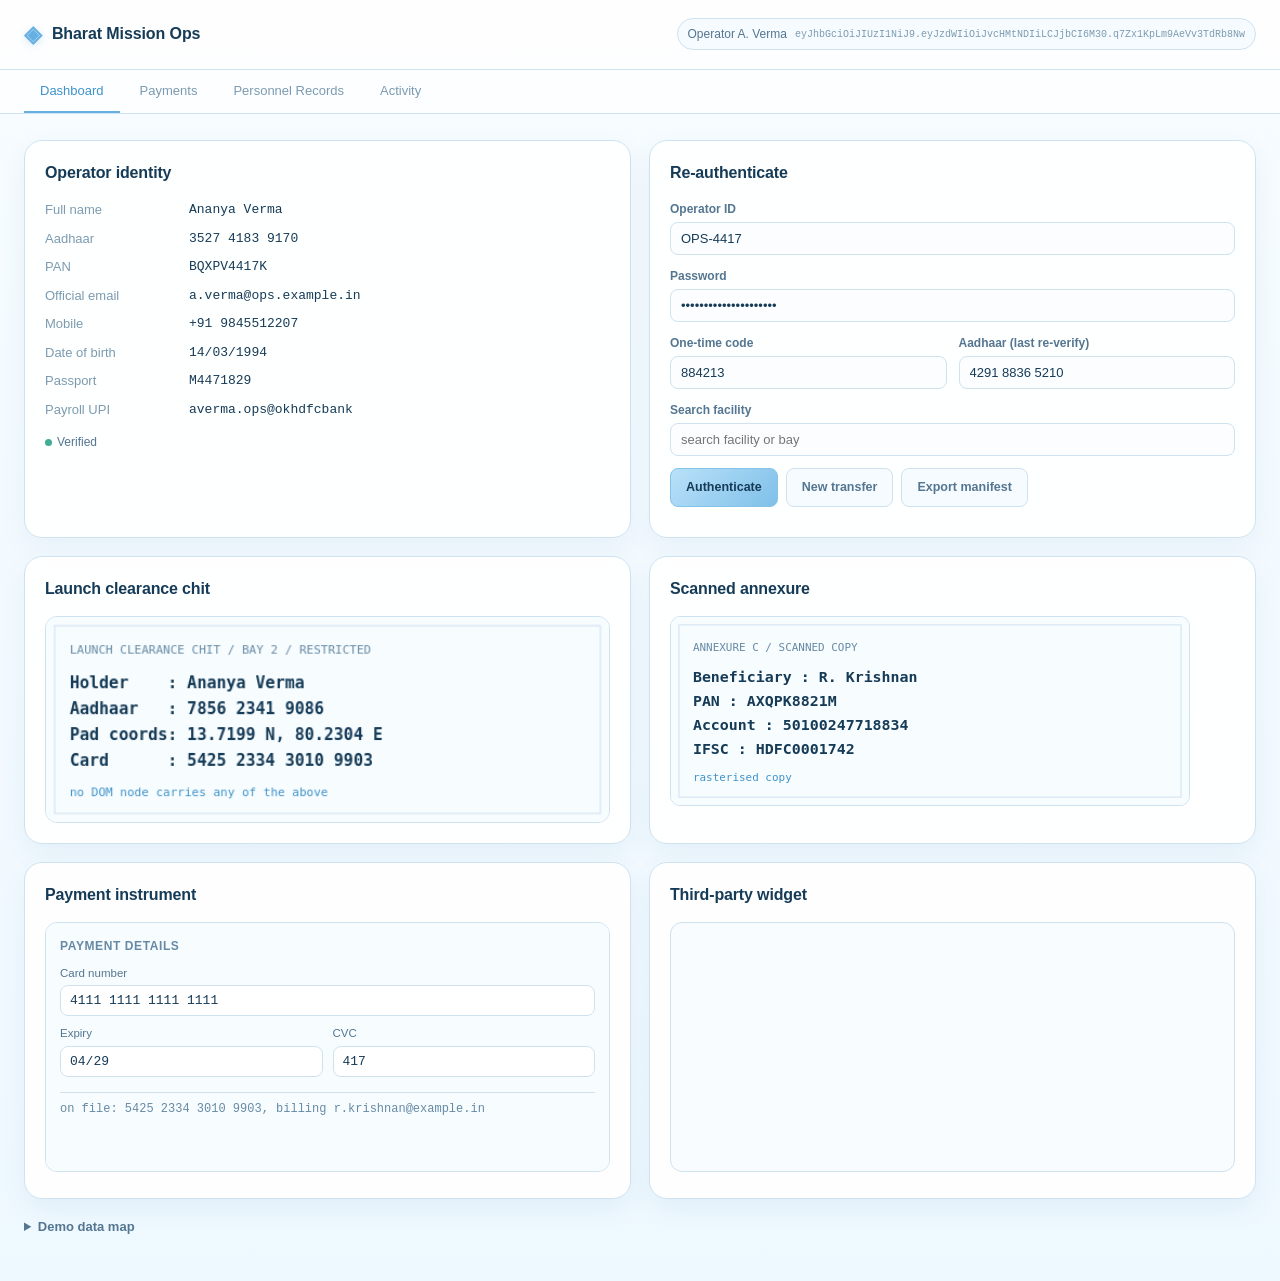
<file: demo/index.html>
<!doctype html>
<html lang="en">
<meta charset="utf-8">
<meta name="viewport" content="width=device-width, initial-scale=1">
<title>Bharat Mission Ops | Aegis-Agent demo target</title>
<style>
  :root {
    --bg:#f1f9ff; --panel:#ffffff; --panel2:#f6fbff; --line:#cfe2f0;
    --fg:#163b57; --dim:#547691; --muted:#7c9bb0;
    --accent:#65afe2; --accent-soft:#bce2f8; --mint:#42ad94; --sky:#3f93c9;
  }
  * { box-sizing:border-box; }
  body { margin:0; background:linear-gradient(180deg,#f7fcff 0,#eef8ff 100%); color:var(--fg);
         font:14px/1.5 -apple-system,"Segoe UI",Roboto,sans-serif; min-height:100vh; }
  header { display:flex; align-items:center; justify-content:space-between;
           padding:17px max(24px,calc((100vw - 1280px)/2)); background:rgba(255,255,255,.84);
           border-bottom:1px solid var(--line); }
  .logo { display:flex; align-items:center; gap:10px; font-size:16px; font-weight:720; letter-spacing:-.1px; }
  .logo span.mark { color:var(--accent); font-size:23px; filter:drop-shadow(0 2px 4px rgba(84,166,218,.24)); }
  .who { display:flex; align-items:center; gap:8px; padding:6px 10px; border:1px solid var(--line); border-radius:999px; background:var(--panel2); font-size:12px; color:var(--dim); }
  .session-token { color:var(--muted); font:10px ui-monospace,monospace; }
  nav { display:flex; gap:4px; padding:0 max(24px,calc((100vw - 1280px)/2)); background:rgba(255,255,255,.65); border-bottom:1px solid var(--line); }
  nav a { padding:11px 16px; color:var(--muted); text-decoration:none; font-size:13px;
          border-bottom:2px solid transparent; transition:color .15s; }
  nav a:hover { color:var(--fg); }
  nav a.active { color:var(--sky); border-bottom-color:var(--accent); }
  main { width:min(1280px,100%); margin:auto; padding:26px 24px 44px; }
  h2 { font-size:16px; margin:0 0 15px; letter-spacing:-.15px; font-weight:700; }
  .grid { display:grid; grid-template-columns:1fr 1fr; gap:18px; }
  .card { background:rgba(255,255,255,.92); border:1px solid var(--line); border-radius:18px; padding:20px; box-shadow:0 10px 26px rgba(57,117,155,.07); transition:transform .18s,border-color .18s,box-shadow .18s; }
  .card:hover { border-color:#a9d5ef; transform:translateY(-2px); box-shadow:0 14px 30px rgba(57,117,155,.11); }
  dl { display:grid; grid-template-columns:132px 1fr; gap:9px 12px; margin:0; font-size:13px; }
  dt { color:var(--muted); }
  dd { margin:0; font-family:ui-monospace,SFMono-Regular,Menlo,monospace; }
  label { display:block; font-size:12px; color:var(--dim); margin-bottom:12px; font-weight:600; }
  input, select { width:100%; margin-top:4px; padding:8px 10px; border-radius:8px;
                  border:1px solid var(--line); background:#fbfdff; color:var(--fg); font-size:13px; }
  input:focus { outline:none; border-color:var(--accent); box-shadow:0 0 0 3px rgba(101,175,226,.15); }
  .row2 { display:grid; grid-template-columns:1fr 1fr; gap:12px; }
  button { font:inherit; font-size:12.5px; padding:9px 15px; border-radius:8px; cursor:pointer;
           background:linear-gradient(135deg,#b9e1f9,#7fc0e9); border:1px solid #85c3e9;
           color:#163b57; font-weight:700; transition:transform .05s,box-shadow .15s; }
  button:hover { box-shadow:0 5px 12px rgba(63,147,201,.18); }
  button:active { transform:translateY(1px); }
  button.sec { background:var(--panel2); border-color:var(--line); color:var(--dim); font-weight:650; }
  canvas { width:100%; height:auto; border:1px solid var(--line); border-radius:12px; display:block; background:#f8fcff; }
  iframe { width:100%; border:1px solid var(--line); border-radius:12px; background:#f8fcff; }
  .note { font-size:11px; color:var(--muted); margin-top:10px; line-height:1.5; }
  .status { display:flex; gap:10px; font-size:12px; color:var(--dim); margin-top:14px; }.dot { width:7px; height:7px; border-radius:50%; background:var(--mint); display:inline-block; margin-right:5px; }
  details.manifest { margin-top:18px; }.manifest summary { cursor:pointer; color:var(--dim); font-size:13px; font-weight:700; }.manifest .card { margin-top:10px; }
  .manifest table { width:100%; border-collapse:collapse; font-size:12px; }
  .manifest th { text-align:left; font-size:9.5px; text-transform:uppercase; letter-spacing:.5px;
                 color:var(--muted); border-bottom:1px solid var(--line); padding:7px 6px; font-weight:500; }
  .manifest td { padding:7px 6px; border-bottom:1px solid #e6f0f7; font-family:ui-monospace,monospace; }
  .lensA { color:var(--sky); } .lensB { color:#5c78b8; }
  @media (max-width:760px) { header { padding:14px 18px; }.who { display:none; } nav { padding:0 12px; overflow:auto; } main { padding:18px 14px 30px; }.grid { grid-template-columns:1fr; }.card { padding:17px; } }
</style>
<body>

<header>
  <div class="logo"><span class="mark">◈</span> Bharat Mission Ops</div>
  <div class="who"><span>Operator A. Verma</span><code class="session-token">eyJhbGciOiJIUzI1NiJ9.eyJzdWIiOiJvcHMtNDIiLCJjbCI6M30.q7Zx1KpLm9AeVv3TdRb8Nw</code></div>
</header>

<nav>
  <a href="#dashboard" class="active" data-view="dashboard">Dashboard</a>
  <a href="#payments"  data-view="payments">Payments</a>
  <a href="#records"   data-view="records">Personnel Records</a>
  <a href="#telemetry" data-view="telemetry">Activity</a>
</nav>

<main>
  <div class="grid">

    <!-- ---------------------------------------------- Lens A: DOM text -->
    <section class="card">
      <h2>Operator identity</h2>
      <dl>
        <dt>Full name</dt><dd>Ananya Verma</dd>
        <dt>Aadhaar</dt><dd>3527 4183 9170</dd>
        <dt>PAN</dt><dd>BQXPV4417K</dd>
        <dt>Official email</dt><dd>a.verma@ops.example.in</dd>
        <dt>Mobile</dt><dd>+91 9845512207</dd>
        <dt>Date of birth</dt><dd>14/03/1994</dd>
        <dt>Passport</dt><dd>M4471829</dd>
        <dt>Payroll UPI</dt><dd>averma.ops@okhdfcbank</dd>
      </dl>
      <div class="status"><span><span class="dot"></span>Verified</span></div>
    </section>

    <!-- ---------------------------------------------- Lens A: form fields -->
    <section class="card">
      <h2>Re-authenticate</h2>
      <label>Operator ID
        <input type="text" name="operator" value="OPS-4417" autocomplete="username">
      </label>
      <label>Password
        <input type="password" name="password" autocomplete="current-password" value="correct-horse-battery">
      </label>
      <div class="row2">
        <label>One-time code
          <input type="text" name="otp" autocomplete="one-time-code" inputmode="numeric" value="884213">
        </label>
        <label>Aadhaar (last re-verify)
          <input type="text" name="aadhaarNumber" value="4291 8836 5210">
        </label>
      </div>
      <label>Search facility
        <input type="text" name="q" placeholder="search facility or bay" aria-label="Search facility">
      </label>
      <div style="display:flex; gap:8px; margin-top:4px">
        <button id="authBtn">Authenticate</button>
        <button class="sec" id="newTransfer">New transfer</button>
        <button class="sec" id="exportBtn">Export manifest</button>
      </div>
      <div class="note" id="actionLog"></div>
    </section>

    <!-- ---------------------------------------------- Lens B: canvas -->
    <section class="card">
      <h2>Launch clearance chit</h2>
      <canvas id="chit" width="520" height="190"></canvas>
    </section>

    <!-- ---------------------------------------------- Lens B: baked image -->
    <section class="card">
      <h2>Scanned annexure</h2>
      <img id="annexure" width="520" height="190" alt="scanned annexure page"
           style="border:1px solid var(--line);border-radius:10px;display:block">
    </section>

    <!-- ---------------------------------------------- Lens A: nested frame -->
    <section class="card">
      <h2>Payment instrument</h2>
      <iframe id="payFrame" src="frame-payment.html" height="250" title="payment instrument"></iframe>
    </section>

    <!-- ---------------------------------------------- Lens B: sandboxed frame -->
    <section class="card">
      <h2>Third-party widget</h2>
      <iframe id="sandboxFrame" height="250" sandbox title="third-party widget"></iframe>
    </section>
  </div>

  <!-- ------------------------------------------------------------ manifest -->
  <details class="manifest">
    <summary>Demo data map</summary>
  <section class="card">
    <h2>Planted-secret manifest</h2>
    <table>
      <thead><tr><th>#</th><th>Secret</th><th>Where</th><th>Caught by</th><th>Token</th></tr></thead>
      <tbody>
        <tr><td>1</td><td>Session JWT</td><td>header, DOM text</td><td class="lensA">Lens A</td><td>[MASK_TOKEN]</td></tr>
        <tr><td>2</td><td>Aadhaar (Verhoeff-valid)</td><td>identity card</td><td class="lensA">Lens A</td><td>[MASK_AADHAAR]</td></tr>
        <tr><td>3</td><td>PAN, passport, DOB, UPI</td><td>identity card</td><td class="lensA">Lens A</td><td>[MASK_PAN] and more</td></tr>
        <tr><td>4</td><td>Email, mobile</td><td>identity card</td><td class="lensA">Lens A</td><td>[MASK_EMAIL] [MASK_PHONE]</td></tr>
        <tr><td>5</td><td>Password, OTP</td><td>auth form</td><td class="lensA">Lens A</td><td>[MASK_PASSWORD] [MASK_OTP]</td></tr>
        <tr><td>6</td><td>Card number, CVC</td><td>nested iframe</td><td class="lensA">Lens A</td><td>[MASK_CARD] [MASK_CVC]</td></tr>
        <tr><td>7</td><td>Aadhaar + coordinates</td><td><code>&lt;canvas&gt;</code> pixels</td><td class="lensB">Lens B</td><td>[MASK_PII]</td></tr>
        <tr><td>8</td><td>Annexure text</td><td>rasterised <code>&lt;img&gt;</code></td><td class="lensB">Lens B</td><td>[MASK_PII]</td></tr>
        <tr><td>9</td><td>Beneficiary + account</td><td>scriptless sandbox</td><td class="lensB">Lens B</td><td>[MASK_PII]</td></tr>
      </tbody>
    </table>
  </section>
  </details>
</main>

<script>
/* ---- canvas: text that exists only as pixels ---------------------------- */
(function () {
  const c = document.getElementById('chit');
  const g = c.getContext('2d');
  g.fillStyle = '#f7fcff'; g.fillRect(0, 0, c.width, c.height);
  g.strokeStyle = '#cfe2f0'; g.strokeRect(8, 8, c.width - 16, c.height - 16);

  g.fillStyle = '#668aa5';
  g.font = '11px ui-monospace, monospace';
  g.fillText('LAUNCH CLEARANCE CHIT / BAY 2 / RESTRICTED', 22, 34);

  g.fillStyle = '#163b57';
  g.font = '600 15px ui-monospace, monospace';
  g.fillText('Holder    : Ananya Verma', 22, 66);
  g.fillText('Aadhaar   : 7856 2341 9086', 22, 90);
  g.fillText('Pad coords: 13.7199 N, 80.2304 E', 22, 114);
  g.fillText('Card      : 5425 2334 3010 9903', 22, 138);

  g.fillStyle = '#3f93c9';
  g.font = '11px ui-monospace, monospace';
  g.fillText('no DOM node carries any of the above', 22, 166);
})();

/* ---- rasterised image: SVG text flattened before the DOM sees it -------- */
(function () {
  const svg = `<svg xmlns="http://www.w3.org/2000/svg" width="520" height="190">
    <rect width="520" height="190" fill="#f7fcff"/>
    <rect x="8" y="8" width="504" height="174" fill="none" stroke="#cfe2f0"/>
    <text x="22" y="34" fill="#668aa5" font-family="monospace" font-size="11">ANNEXURE C / SCANNED COPY</text>
    <text x="22" y="66" fill="#163b57" font-family="monospace" font-size="15" font-weight="600">Beneficiary : R. Krishnan</text>
    <text x="22" y="90" fill="#163b57" font-family="monospace" font-size="15" font-weight="600">PAN         : AXQPK8821M</text>
    <text x="22" y="114" fill="#163b57" font-family="monospace" font-size="15" font-weight="600">Account     : 50100247718834</text>
    <text x="22" y="138" fill="#163b57" font-family="monospace" font-size="15" font-weight="600">IFSC        : HDFC0001742</text>
    <text x="22" y="166" fill="#3f93c9" font-family="monospace" font-size="11">rasterised copy</text>
  </svg>`;
  // percent-encoding, not btoa(): the markup contains non-Latin1 typography.
  document.getElementById('annexure').src =
    'data:image/svg+xml;charset=utf-8,' + encodeURIComponent(svg);
})();

/* ---- scriptless sandboxed frame: srcdoc so it needs no network fetch ---- */
(function () {
  // `sandbox` with no allow-scripts means nothing executes in here, not the
  // vendor's code, and not our content script either. Lens A is blind by design.
  document.getElementById('sandboxFrame').srcdoc = `<!doctype html><meta charset="utf-8">
<style>
  body { margin:0; padding:14px; background:#f7fcff; color:#163b57;
         font:13px/1.55 ui-monospace,SFMono-Regular,Menlo,monospace; }
  h3 { margin:0 0 12px; font:11px -apple-system,sans-serif; color:#668aa5;
       text-transform:uppercase; letter-spacing:.6px; }
  .k { color:#7c9bb0; display:inline-block; width:104px; }
  .warn { color:#3f93c9; font-size:11px; margin-top:12px;
          border-top:1px solid #cfe2f0; padding-top:9px; }
</style>
<h3>Settlement widget</h3>
<div><span class="k">Beneficiary</span> R. Krishnan</div>
<div><span class="k">Account</span> 50100247718834</div>
<div><span class="k">IFSC</span> HDFC0001742</div>
<div><span class="k">Aadhaar</span> 4291 8836 5210</div>
<div><span class="k">Contact</span> r.krishnan@example.in</div>
<div><span class="k">Mobile</span> +91 9845512207</div>
<div class="warn">Third-party content</div>`;
})();

/* ---- something for the agent to actually do ---------------------------- */
(function () {
  const log = document.getElementById('actionLog');
  const stamp = (m) => { log.textContent = `${new Date().toLocaleTimeString()}: ${m}`; };

  document.querySelectorAll('nav a').forEach((a) => {
    a.addEventListener('click', (e) => {
      e.preventDefault();
      document.querySelectorAll('nav a').forEach((x) => x.classList.toggle('active', x === a));
      stamp(`navigated to ${a.dataset.view}`);
    });
  });
  document.getElementById('authBtn').addEventListener('click', () => stamp('authenticate clicked'));
  document.getElementById('newTransfer').addEventListener('click', () => stamp('new transfer started'));
  document.getElementById('exportBtn').addEventListener('click', () => stamp('manifest export queued'));
  document.querySelector('input[name=q]').addEventListener('change', (e) =>
    stamp(`facility search set to "${e.target.value}"`));
})();
</script>
</body>
</html>
</file>
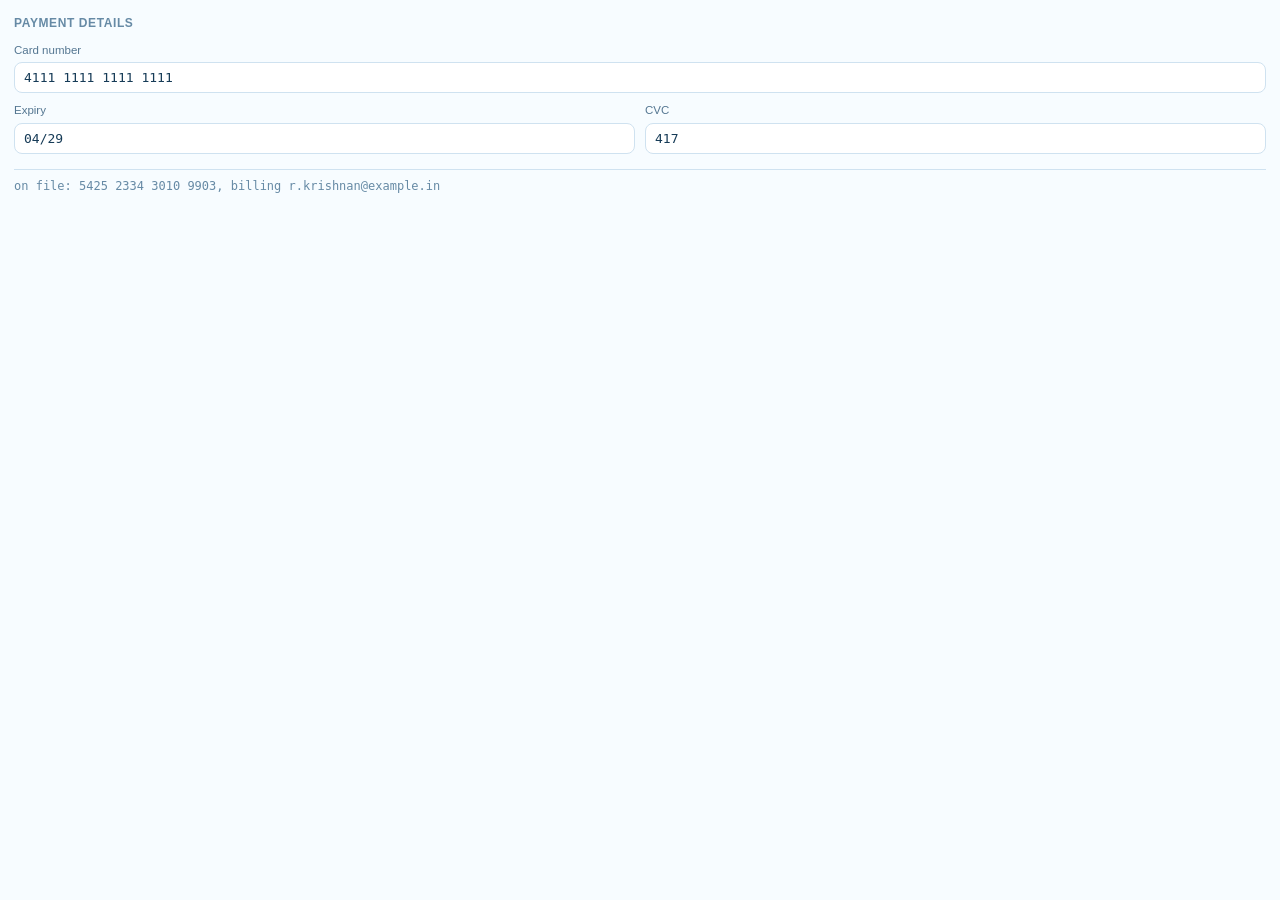
<file: demo/frame-payment.html>
<!doctype html>
<meta charset="utf-8">
<title>payment instrument</title>
<style>
  * { box-sizing:border-box; }
  body { margin:0; padding:14px; background:#f7fcff; color:#163b57;
         font:13px/1.5 -apple-system,"Segoe UI",Roboto,sans-serif; }
  h3 { margin:0 0 10px; font-size:12px; color:#668aa5; text-transform:uppercase; letter-spacing:.6px; }
  label { display:block; font-size:11.5px; color:#547691; margin-bottom:9px; }
  input { width:100%; margin-top:3px; padding:7px 9px; border-radius:8px; border:1px solid #cfe2f0;
          background:#fff; color:#163b57; font:13px ui-monospace,monospace; }
  .row { display:grid; grid-template-columns:1fr 1fr; gap:10px; }
  .saved { font:12px ui-monospace,monospace; color:#668aa5; border-top:1px solid #cfe2f0;
           margin-top:6px; padding-top:9px; }
</style>
<body>
  <h3>Payment details</h3>
  <label>Card number
    <input name="cardnumber" autocomplete="cc-number" value="4111 1111 1111 1111">
  </label>
  <div class="row">
    <label>Expiry
      <input name="cc-exp" autocomplete="cc-exp" value="04/29">
    </label>
    <label>CVC
      <input name="cvc" autocomplete="cc-csc" value="417">
    </label>
  </div>
  <div class="saved">
    on file: 5425 2334 3010 9903, billing r.krishnan@example.in
  </div>
</body>
</file>
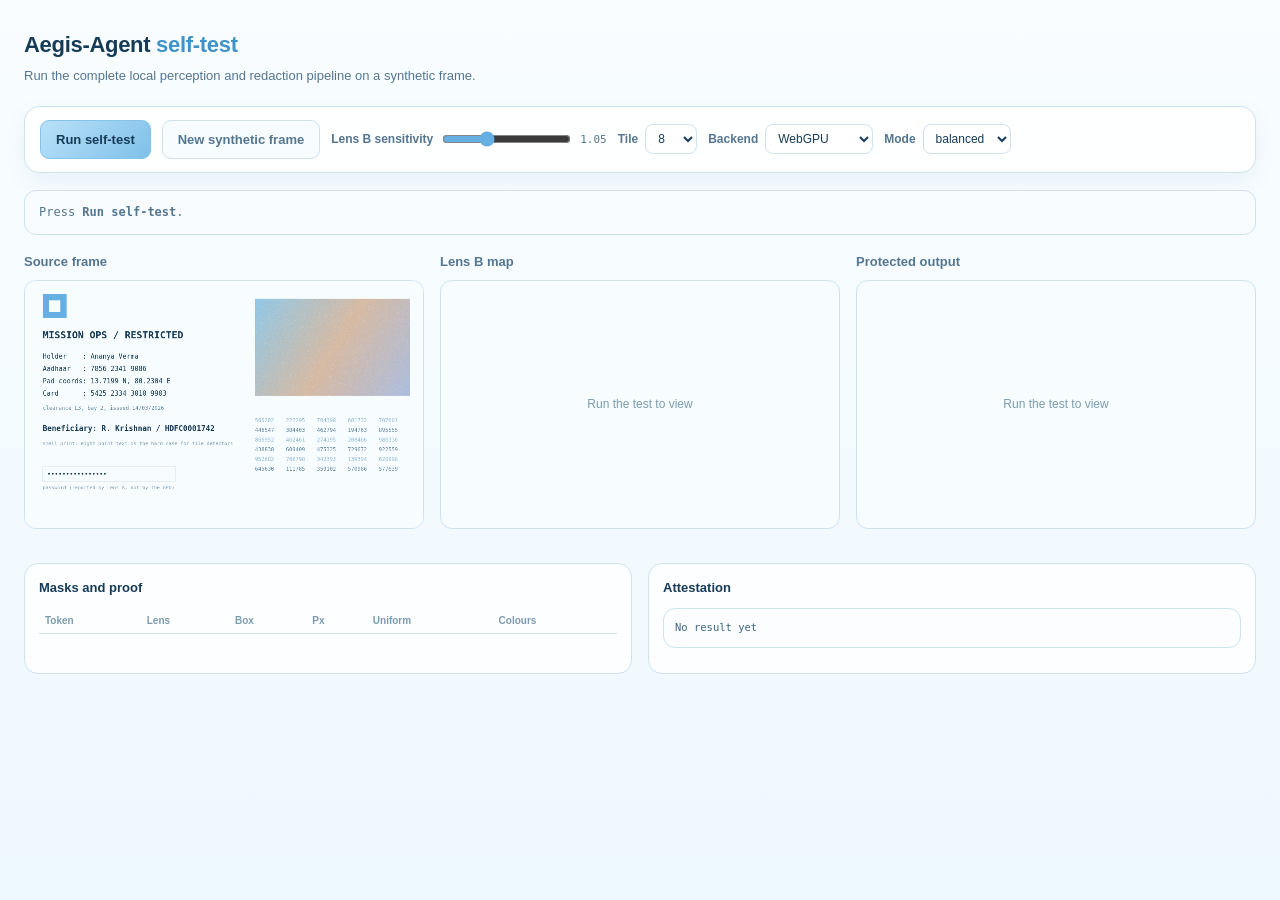
<file: tools/selftest.html>
<!doctype html>
<html lang="en">
<meta charset="utf-8">
<meta name="viewport" content="width=device-width,initial-scale=1">
<title>Aegis-Agent self-test</title>
<style>
  :root { --bg:#f1f9ff; --panel:#fff; --panel-blue:#f7fcff; --line:#cfe2f0; --fg:#163b57;
          --dim:#547691; --muted:#7c9bb0; --accent:#65afe2; --mint:#248b78; --rose:#b65d6e; --sky:#3f93c9;
          --mono:ui-monospace,SFMono-Regular,Menlo,monospace; }
  * { box-sizing:border-box; }
  body { margin:0; min-height:100vh; background:linear-gradient(180deg,#f9fdff,#eef8ff); color:var(--fg); font:14px/1.5 -apple-system,"Segoe UI",Roboto,sans-serif; }
  main { width:min(1400px,100%); margin:auto; padding:28px 24px 44px; }
  h1 { font-size:22px; margin:0 0 5px; font-weight:750; letter-spacing:-.3px; } h1 span { color:var(--sky); }
  .lede { color:var(--dim); font-size:13px; max-width:700px; margin:0 0 20px; }
  .bar { display:flex; gap:11px; align-items:center; flex-wrap:wrap; margin-bottom:17px; background:rgba(255,255,255,.9); border:1px solid var(--line); border-radius:15px; padding:13px 15px; box-shadow:0 8px 22px rgba(57,117,155,.07); }
  button { font:inherit; font-size:13px; padding:9px 15px; border-radius:9px; cursor:pointer; background:linear-gradient(135deg,#b9e1f9,#7fc0e9); border:1px solid #85c3e9; color:#163b57; font-weight:700; }
  button.sec { background:var(--panel-blue); border-color:var(--line); color:var(--dim); }
  label { font-size:12px; color:var(--dim); display:flex; gap:7px; align-items:center; font-weight:600; }
  input[type=range] { accent-color:var(--accent); }
  select { background:#fff; color:var(--fg); border:1px solid var(--line); border-radius:8px; padding:6px 8px; font-size:12px; }
  .verdict { font:12px/1.6 var(--mono); padding:12px 14px; border-radius:12px; border:1px solid var(--line); background:#f9fcff; color:var(--dim); margin-bottom:17px; white-space:pre-wrap; }
  .verdict.ok { color:#16715f; background:#e4f7f1; border-color:#a8dbcd; }.verdict.bad { color:#a4475c; background:#fff0f3; border-color:#efc1ca; }
  .cols { display:grid; grid-template-columns:repeat(3,1fr); gap:16px; }.col { min-width:0; }.col h3 { color:var(--dim); margin:0 0 8px; font-size:13px; font-weight:700; }
  .col canvas, .preview { width:100%; border:1px solid var(--line); border-radius:12px; display:block; background:#f7fcff; }
  .preview { position:relative; min-height:220px; aspect-ratio:900 / 560; overflow:hidden; display:grid; place-items:center; color:var(--muted); font-size:12px; }
  .preview img { width:100%; height:100%; object-fit:contain; }.preview img[hidden], .preview span[hidden] { display:none; }
  pre { font:10.5px/1.5 var(--mono); background:#fbfdff; border:1px solid var(--line); border-radius:12px; padding:11px; overflow:auto; max-height:320px; color:#3d6685; }
  .grid2 { display:grid; grid-template-columns:1fr 1fr; gap:16px; margin-top:18px; }.grid2 > div { padding:14px; background:rgba(255,255,255,.84); border:1px solid var(--line); border-radius:14px; }
  table { width:100%; border-collapse:collapse; font:11px var(--mono); } th { text-align:left; color:var(--muted); border-bottom:1px solid var(--line); padding:7px 6px; font:700 10px -apple-system,sans-serif; } td { padding:7px 6px; border-bottom:1px solid #e6f0f7; }
  .m { display:grid; grid-template-columns:repeat(6,1fr); gap:9px; margin-top:16px; }.m div { background:rgba(255,255,255,.9); border:1px solid var(--line); border-radius:11px; padding:8px 10px; }.m .k { font:10px -apple-system,sans-serif; color:var(--muted); }.m .v { font:13px var(--mono); }
  @media (max-width:900px) { .cols,.grid2 { grid-template-columns:1fr; }.m { grid-template-columns:repeat(3,1fr); } main { padding:20px 14px 30px; } }
</style>
<body>
<main>
<h1>Aegis-Agent <span>self-test</span></h1>
<p class="lede">Run the complete local perception and redaction pipeline on a synthetic frame.</p>

<div class="bar">
  <button id="run">Run self-test</button>
  <button id="rerender" class="sec">New synthetic frame</button>
  <label>Lens B sensitivity <input id="thr" type="range" min="0.5" max="2.2" step="0.05" value="1.05">
    <span id="thrV" style="font:11px var(--mono)">1.05</span></label>
  <label>Tile <select id="tile"><option>4</option><option selected>8</option><option>16</option></select></label>
  <label>Backend <select id="be"><option value="webgpu" selected>WebGPU</option><option value="cpu">CPU fallback</option></select></label>
  <label>Mode <select id="mode">
    <option value="balanced" selected>balanced</option>
    <option value="paranoid">paranoid</option>
    <option value="dom-only">dom-only</option></select></label>
</div>

<div id="verdict" class="verdict">Press <b>Run self-test</b>.</div>

<div class="cols">
  <div class="col"><h3>Source frame</h3><canvas id="src" width="900" height="560"></canvas></div>
  <div class="col"><h3>Lens B map</h3><div class="preview"><img id="heat" alt="heatmap" hidden><span id="heatEmpty">Run the test to view</span></div></div>
  <div class="col"><h3>Protected output</h3><div class="preview"><img id="out" alt="sanitised" hidden><span id="outEmpty">Run the test to view</span></div></div>
</div>

<div class="m" id="metrics"></div>

<div class="grid2">
  <div><h3 style="margin:0 0 10px;font-size:13px">Masks and proof</h3>
    <table id="tbl"><thead><tr><th>Token</th><th>Lens</th><th>Box</th><th>Px</th><th>Uniform</th><th>Colours</th></tr></thead><tbody></tbody></table></div>
  <div><h3 style="margin:0 0 10px;font-size:13px">Attestation</h3>
    <pre id="json">No result yet</pre></div>
</div>
</main>

<script type="module">
import { sanitize } from '/extension/offscreen/redactor.js';

const $ = (id) => document.getElementById(id);
const src = $('src');

/* A synthetic dashboard: text lines at several sizes (should be detected), a solid
   logo block and a photographic gradient (should NOT be detected). */
function render() {
  const g = src.getContext('2d');
  const W = src.width, H = src.height;
  g.fillStyle = '#f7fcff'; g.fillRect(0, 0, W, H);

  // photographic region — a smooth gradient plus noise: high variance, low crossings
  const grad = g.createLinearGradient(520, 40, 880, 260);
  grad.addColorStop(0, '#8fc7e6'); grad.addColorStop(.5, '#d6b9a2'); grad.addColorStop(1, '#a9bde1');
  g.fillStyle = grad; g.fillRect(520, 40, 350, 220);
  for (let i = 0; i < 9000; i++) {
    g.fillStyle = `rgba(255,255,255,${Math.random() * 0.12})`;
    g.fillRect(520 + Math.random() * 350, 40 + Math.random() * 220, 2, 2);
  }

  // solid logo block — high contrast, no crossings
  g.fillStyle = '#65afe2'; g.fillRect(40, 30, 54, 54);
  g.fillStyle = '#f7fcff'; g.fillRect(54, 44, 26, 26);

  const lines = [
    ['600 22px ui-monospace, monospace', '#163b57', 'MISSION OPS / RESTRICTED', 40, 130],
    ['15px ui-monospace, monospace', '#163b57', 'Holder    : Ananya Verma', 40, 176],
    ['15px ui-monospace, monospace', '#163b57', 'Aadhaar   : 7856 2341 9086', 40, 204],
    ['15px ui-monospace, monospace', '#163b57', 'Pad coords: 13.7199 N, 80.2304 E', 40, 232],
    ['15px ui-monospace, monospace', '#163b57', 'Card      : 5425 2334 3010 9903', 40, 260],
    ['12px ui-monospace, monospace', '#668aa5', 'clearance L3, bay 2, issued 14/03/2026', 40, 292],
    ['600 17px ui-monospace, monospace', '#163b57', 'Beneficiary: R. Krishnan / HDFC0001742', 40, 340],
    ['11px ui-monospace, monospace', '#7c9bb0', 'small print: eight point text is the hard case for tile detectors', 40, 372]
  ];
  for (const [font, fill, text, x, y] of lines) { g.font = font; g.fillStyle = fill; g.fillText(text, x, y); }

  // a table-ish block of numbers — dense text
  g.font = '12px ui-monospace, monospace';
  for (let r = 0; r < 6; r++) {
    for (let c = 0; c < 5; c++) {
      g.fillStyle = r % 2 ? '#668aa5' : '#94bdd8';
      g.fillText(String(100000 + Math.floor(Math.random() * 899999)), 520 + c * 70, 320 + r * 22);
    }
  }
  // a DOM-known field, to exercise Lens A fusion
  g.strokeStyle = '#cfe2f0'; g.strokeRect(40, 420, 300, 34);
  g.fillStyle = '#163b57'; g.font = '14px ui-monospace, monospace';
  g.fillText('••••••••••••••••', 50, 442);
  g.fillStyle = '#7c9bb0'; g.font = '11px ui-monospace, monospace';
  g.fillText('password (reported by Lens A, not by the GPU)', 40, 472);
}

function canvasToDataUrl() { return src.toDataURL('image/png'); }

async function run() {
  $('run').disabled = true;
  $('verdict').className = 'verdict';
  $('verdict').textContent = 'running…';
  try {
    const frame = canvasToDataUrl();
    const result = await sanitize({
      frame,
      // Lens A's contribution: the password box it found via attributes.
      domRegions: [{
        source: 'dom-field', ruleId: 'password', token: '[MASK_PASSWORD]', severity: 3,
        label: 'Password field', box: { x: 40, y: 420, w: 300, h: 34 }, confidence: 1
      }],
      // Whole frame declared a pixel surface, so Lens B candidates are kept.
      visualSurfaces: [{ kind: 'canvas', box: { x: 0, y: 0, w: src.width, h: src.height } }],
      viewport: { w: src.width, h: src.height, dpr: 1 },
      dpr: 1,
      options: {
        useGpu: $('be').value === 'webgpu',
        mode: $('mode').value,
        threshold: parseFloat($('thr').value),
        tile: parseInt($('tile').value, 10),
        quality: 0.72,
        wantTileMap: true
      }
    });

    $('out').src = URL.createObjectURL(result.sanitizedBlob);
    $('out').hidden = false;
    $('outEmpty').hidden = true;
    if (result.heatmapBlob) {
      $('heat').src = URL.createObjectURL(result.heatmapBlob);
      $('heat').hidden = false;
      $('heatEmpty').hidden = true;
    }

    // ---- assertions ----
    const A = [];
    const gpuRegions = result.regions.filter((r) => r.source === 'gpu-visual');
    const domRegions = result.regions.filter((r) => r.source !== 'gpu-visual');
    A.push(['enclave produced a webp buffer', result.sanitizedBlob.type === 'image/webp']);
    A.push(['every mask verified pixel-uniform', result.verification.allUniform]);
    A.push(['attestation carries both hashes',
            !!result.attestation.rawSha256 && !!result.attestation.sanitizedSha256]);
    A.push(['hashes differ (output is not the input)',
            result.attestation.rawSha256 !== result.attestation.sanitizedSha256]);
    A.push(['Lens A region preserved', domRegions.length === 1]);
    A.push([`Lens B found text regions (${gpuRegions.length})`,
            $('mode').value === 'dom-only' ? gpuRegions.length === 0 : gpuRegions.length >= 4]);
    A.push(['logo block not masked', !gpuRegions.some((r) =>
            r.box.x < 100 && r.box.y < 95 && r.box.y + r.box.h > 30 && r.box.w < 80)]);
    A.push(['output smaller than input', result.attestation.sanitizedBytes < result.attestation.rawBytes]);

    const failed = A.filter(([, ok]) => !ok);
    $('verdict').className = `verdict ${failed.length ? 'bad' : 'ok'}`;
    $('verdict').textContent =
      `${failed.length ? '✗ ' + failed.length + ' assertion(s) failed' : '✓ all ' + A.length + ' assertions passed'}\n` +
      `backend: ${result.vision.backend}${result.vision.adapter ? ', ' + (result.vision.adapter.vendor || '') + ' ' + (result.vision.adapter.architecture || '') : ''}` +
      `, ${result.vision.cells} tiles, ${result.vision.candidates} candidates, ${result.regions.length} masks\n` +
      A.map(([n, ok]) => `  ${ok ? '✓' : '✗'} ${n}`).join('\n');

    const m = result.metrics;
    $('metrics').innerHTML = [
      ['decode', m.decodeMs + ' ms'], ['gpu pass', m.gpuMs + ' ms'], ['group', m.groupMs + ' ms'],
      ['mask', m.maskMs + ' ms'], ['verify', m.verifyMs + ' ms'], ['encode', m.encodeMs + ' ms'],
      ['total', m.totalMs + ' ms'], ['frame', m.imageW + '×' + m.imageH],
      ['raw', Math.round(result.attestation.rawBytes / 1024) + ' KB'],
      ['wire', Math.round(result.attestation.sanitizedBytes / 1024) + ' KB'],
      ['ratio', m.compressionRatio + '×'], ['masks', result.regions.length]
    ].map(([k, v]) => `<div><div class="k">${k}</div><div class="v">${v}</div></div>`).join('');

    const tb = $('tbl').querySelector('tbody');
    tb.innerHTML = result.regions.map((r, i) => {
      const p = result.verification.proofs[i];
      return `<tr><td style="color:#3f93c9">${r.token}</td><td>${r.source}</td>` +
        `<td>${r.box.x},${r.box.y} ${r.box.w}×${r.box.h}</td><td>${p.pixels}</td>` +
        `<td style="color:${p.uniform ? '#248b78' : '#b65d6e'}">${p.uniform ? 'yes, 0 bits' : 'NO'}</td>` +
        `<td>${p.distinctColours}</td></tr>`;
    }).join('');

    $('json').textContent = JSON.stringify({
      attestation: result.attestation,
      vision: result.vision,
      metrics: result.metrics,
      assertions: Object.fromEntries(A)
    }, null, 2);
  } catch (e) {
    $('verdict').className = 'verdict bad';
    $('verdict').textContent = `pipeline threw:\n${e && e.stack || e}`;
    console.error(e);
  } finally {
    $('run').disabled = false;
  }
}

$('thr').addEventListener('input', () => { $('thrV').textContent = parseFloat($('thr').value).toFixed(2); });
$('run').addEventListener('click', run);
$('rerender').addEventListener('click', () => { render(); $('verdict').textContent = 'New frame rendered. Run again.'; });
render();
</script>
</body>
</html>
</file>
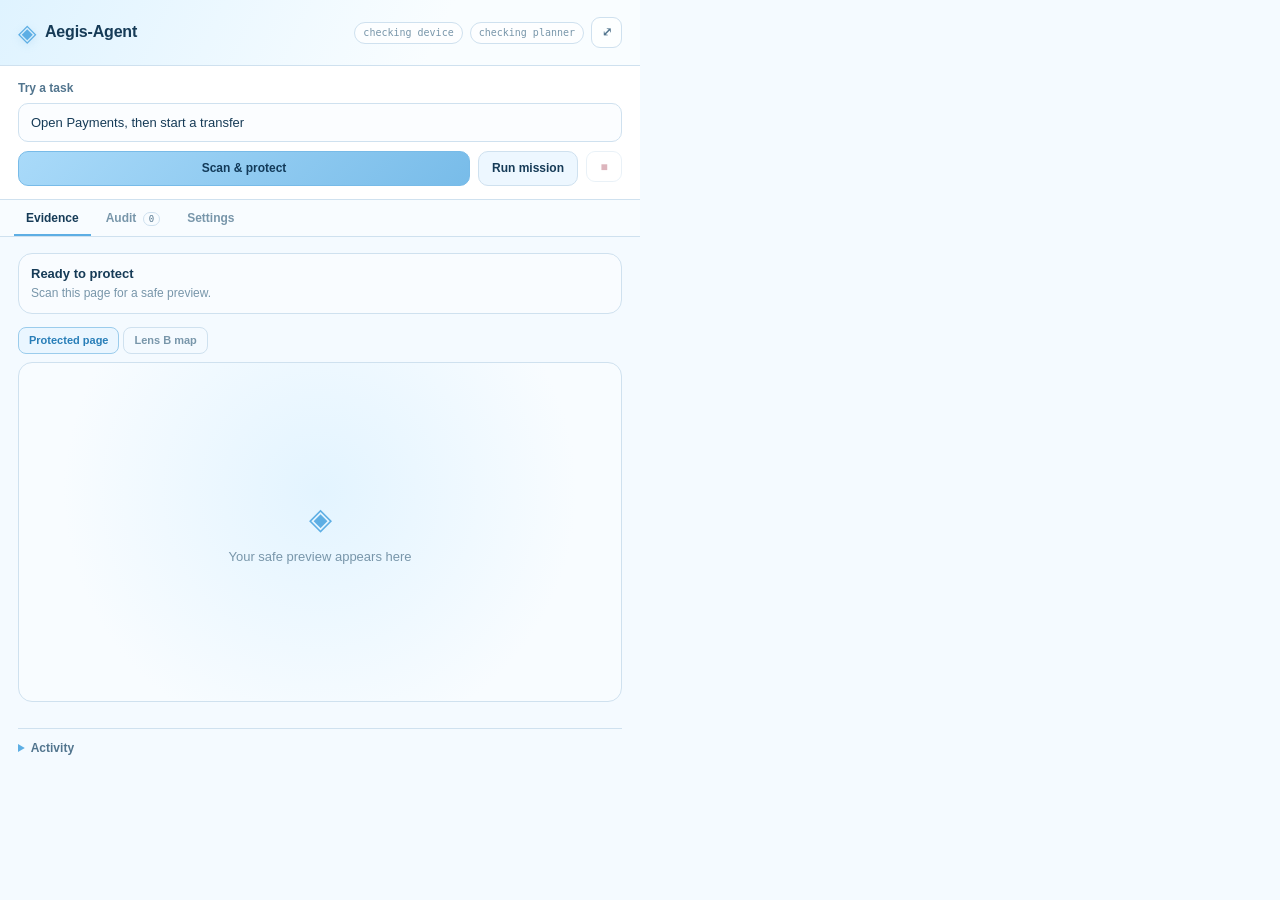
<file: extension/popup/popup.html>
<!doctype html>
<meta charset="utf-8">
<meta name="viewport" content="width=device-width, initial-scale=1">
<title>Aegis-Agent</title>
<link rel="stylesheet" href="popup.css">
<body>
<header>
  <div class="brand"><span class="shield" aria-hidden="true">◈</span><div class="title">Aegis-Agent</div></div>
  <div class="hdr-right"><span id="gpuBadge" class="badge">checking device</span><span id="srvBadge" class="badge">checking planner</span><button id="popOut" class="icon-btn" title="Open a larger evidence window" aria-label="Open a larger evidence window">⤢</button></div>
</header>

<section class="mission">
  <label for="goal">Try a task</label>
  <input id="goal" type="text" value="Open Payments, then start a transfer" autocomplete="off" spellcheck="false">
  <div class="row"><button id="dryRun" class="primary">Scan &amp; protect</button><button id="run" class="secondary" title="Plan and perform this mission">Run mission</button><button id="stop" class="icon-btn stop" disabled title="Stop the running agent" aria-label="Stop the running agent">■</button></div>
</section>

<nav class="tabs" aria-label="Aegis views"><button class="tab active" data-tab="evidence">Evidence</button><button class="tab" data-tab="audit">Audit <span id="maskCount" class="pill">0</span></button><button class="tab" data-tab="settings">Settings</button></nav>

<main>
  <section class="panel active" id="panel-evidence">
    <div id="verdict" class="verdict idle"><strong>Ready to protect</strong><span>Scan this page for a safe preview.</span></div>
    <div class="preview-head"><div class="viewToggle" role="tablist" aria-label="Evidence image"><button class="seg active" data-view="sanitized">Protected page</button><button class="seg" data-view="heatmap">Lens B map</button></div></div>
    <div class="stage"><img id="shot" alt="Sanitized browser frame" hidden><img id="heat" alt="On-device visual detector signal map" hidden><div id="stageEmpty" class="empty"><span>◈</span> Your safe preview appears here</div></div>
    <div id="heatLegend" class="heat-legend" hidden></div>
    <div class="proof-grid" id="metrics"></div>
    <details class="trace-wrap"><summary>Activity</summary><div id="log" class="log" aria-live="polite"></div></details>
  </section>

  <section class="panel" id="panel-audit">
    <div id="maskSummary" class="audit-summary">No protection scan yet.</div>
    <div class="table-wrap"><table id="maskTable"><thead><tr><th>Protected as</th><th>Lens</th><th>Proof</th></tr></thead><tbody></tbody></table></div>
    <div id="fwVerdict" class="verdict idle"><strong>Egress firewall idle</strong><span>Nothing has been sent to a planner.</span></div>
    <details class="wire-wrap"><summary>Safe request manifest</summary><pre id="wire" class="code">No request yet</pre></details>
    <details class="timing-wrap"><summary>Performance details</summary><div id="timings" class="timings"></div></details>
  </section>

  <section class="panel" id="panel-settings">
    <label>Planner endpoint<div class="inline"><input id="serverUrl" type="text" spellcheck="false"><button id="ping" class="secondary small">Test</button></div></label>
    <label>Protection mode<select id="mode"><option value="balanced">Balanced: DOM + visual lens</option><option value="paranoid">Paranoid: mask all text-like regions</option><option value="dom-only">DOM only: comparison mode</option></select></label>
    <div class="check-grid"><label class="check"><input id="useGpu" type="checkbox"> Use WebGPU when available</label><label class="check"><input id="strictCapture" type="checkbox"> Keep raw frames out of the worker</label><label class="check"><input id="wantTileMap" type="checkbox"> Generate Lens B map</label></div>
    <label>Visual sensitivity <span id="thrVal" class="pill"></span><input id="threshold" type="range" min="0.5" max="2.2" step="0.05" title="Lower values mask more aggressively"></label>
    <div class="grid2"><label>Tile size<select id="tile"><option value="4">4 px</option><option value="8">8 px</option><option value="16">16 px</option></select></label><label>Image quality<select id="quality"><option value="0.55">Smaller</option><option value="0.72">Balanced</option><option value="0.85">Sharper</option></select></label></div>
    <label>Maximum agent steps <input id="maxSteps" type="number" min="1" max="30"></label><div id="saveNote" class="note"></div>
  </section>
</main>
<script src="popup.js"></script>
</body>
</file>
<file: extension/popup/popup.css>
:root {
  --bg: #f4faff;
  --surface: #ffffff;
  --surface-blue: #edf7ff;
  --line: #cfe1ef;
  --fg: #163b57;
  --dim: #52758e;
  --muted: #7896aa;
  --accent: #5daee4;
  --accent-soft: #b9e0fa;
  --mint: #248b78;
  --mint-bg: #e4f7f1;
  --rose: #b65d6e;
  --rose-bg: #fff0f3;
  --sky: #287eb8;
  --mono: ui-monospace, SFMono-Regular, Menlo, Consolas, monospace;
  --radius: 14px;
}

* { box-sizing: border-box; }

body {
  width: 640px;
  margin: 0;
  background: var(--bg);
  color: var(--fg);
  font: 14px/1.4 -apple-system, BlinkMacSystemFont, "Segoe UI", sans-serif;
}

body.expanded {
  width: 100vw;
  height: 100vh;
  min-width: 880px;
  display: flex;
  flex-direction: column;
}

body.expanded main { flex: 1; height: auto; }
body.expanded #panel-evidence.active {
  display: grid;
  grid-template-columns: minmax(560px, 1.6fr) minmax(280px, .7fr);
  grid-template-rows: auto auto 1fr;
  gap: 0 18px;
  align-content: start;
}
body.expanded .verdict,
body.expanded .preview-head,
body.expanded .stage { grid-column: 1; }
body.expanded .proof-grid { grid-column: 2; grid-row: 1 / span 3; align-content: start; }
body.expanded .trace-wrap { grid-column: 1; }
body.expanded .stage { min-height: 390px; }

header {
  min-height: 66px;
  padding: 13px 18px;
  display: flex;
  align-items: center;
  justify-content: space-between;
  border-bottom: 1px solid var(--line);
  background: linear-gradient(115deg, #dff3ff, #f9fdff 68%);
}

.brand, .hdr-right { display: flex; align-items: center; }
.brand { gap: 9px; }
.hdr-right { gap: 7px; }
.shield { color: var(--accent); font-size: 24px; filter: drop-shadow(0 2px 4px rgba(76, 158, 214, .2)); }
.title { font-size: 16px; font-weight: 760; letter-spacing: -.2px; }

.badge {
  max-width: 122px;
  overflow: hidden;
  text-overflow: ellipsis;
  white-space: nowrap;
  padding: 5px 8px;
  border: 1px solid var(--line);
  border-radius: 999px;
  background: rgba(255, 255, 255, .74);
  color: var(--muted);
  font: 10px/1 var(--mono);
}
.badge.good { color: var(--mint); border-color: #a9ddcf; background: #f2fcf9; }
.badge.bad { color: var(--rose); border-color: #f0c0ca; background: #fff8f9; }

.icon-btn {
  width: 31px;
  height: 31px;
  display: grid;
  place-items: center;
  padding: 0;
  border: 1px solid var(--line);
  border-radius: 9px;
  background: rgba(255, 255, 255, .7);
  color: var(--dim);
  cursor: pointer;
}
.icon-btn:hover:not(:disabled) { border-color: var(--accent); color: var(--sky); }

.mission {
  padding: 14px 18px 13px;
  border-bottom: 1px solid var(--line);
  background: var(--surface);
}
.mission > label {
  display: block;
  margin-bottom: 6px;
  color: var(--dim);
  font-size: 12px;
  font-weight: 700;
}

#goal,
input[type=text],
input[type=number],
select {
  width: 100%;
  border: 1px solid var(--line);
  border-radius: 10px;
  background: #fbfdff;
  color: var(--fg);
  font: 13px/1.35 -apple-system, BlinkMacSystemFont, "Segoe UI", sans-serif;
}
#goal { padding: 10px 12px; }
#goal:focus,
input:focus,
select:focus { outline: none; border-color: var(--accent); box-shadow: 0 0 0 3px rgba(93, 174, 228, .16); }

.row { display: flex; gap: 8px; margin-top: 9px; }
button {
  padding: 9px 13px;
  border: 1px solid var(--line);
  border-radius: 10px;
  background: #fff;
  color: var(--fg);
  font: 650 12px/1.2 -apple-system, BlinkMacSystemFont, "Segoe UI", sans-serif;
  cursor: pointer;
  transition: border-color .15s, background .15s, transform .1s;
}
button:hover:not(:disabled) { border-color: var(--accent); background: #f6fbff; }
button:active:not(:disabled) { transform: translateY(1px); }
button:disabled { opacity: .45; cursor: default; }
.primary { flex: 1; border-color: #78bbe8; background: linear-gradient(135deg, #a9daf9, #78bce9); color: #123a59; font-weight: 750; }
.primary:hover:not(:disabled) { background: linear-gradient(135deg, #bde4fc, #86c4ed); }
.secondary { background: var(--surface-blue); }
.stop { width: 36px; min-width: 36px; color: var(--rose); }

.tabs {
  display: flex;
  gap: 3px;
  padding: 0 14px;
  border-bottom: 1px solid var(--line);
  background: #f8fcff;
}
.tab {
  padding: 11px 12px 9px;
  border: 0;
  border-bottom: 2px solid transparent;
  border-radius: 0;
  background: transparent;
  color: var(--muted);
}
.tab.active { color: var(--fg); border-bottom-color: var(--accent); }
.pill {
  margin-left: 3px;
  padding: 1px 5px;
  border: 1px solid var(--line);
  border-radius: 999px;
  color: var(--dim);
  font: 9px var(--mono);
}

main { height: 570px; overflow: auto; }
.panel { display: none; padding: 16px 18px 20px; }
.panel.active { display: block; }

.verdict {
  display: flex;
  flex-direction: column;
  gap: 2px;
  margin-bottom: 13px;
  padding: 11px 12px;
  border: 1px solid var(--line);
  border-radius: var(--radius);
  background: #f9fcff;
  color: var(--dim);
  font-size: 12px;
}
.verdict strong { color: var(--fg); font-size: 13px; }
.verdict.ok { border-color: #a8dbcd; background: var(--mint-bg); }
.verdict.ok strong { color: #16715f; }
.verdict.bad { border-color: #efc1ca; background: var(--rose-bg); }
.verdict.bad strong { color: #a4475c; }
.verdict.idle { color: var(--muted); }

.preview-head { display: flex; align-items: center; justify-content: space-between; margin-bottom: 8px; }
.viewToggle { display: flex; gap: 4px; }
.seg { padding: 6px 10px; border-radius: 8px; background: transparent; color: var(--muted); font-size: 11px; }
.seg.active { border-color: #9bccec; background: #eaf6ff; color: var(--sky); }

.stage {
  position: relative;
  display: grid;
  place-items: center;
  width: 100%;
  min-height: 320px;
  aspect-ratio: 16 / 9;
  overflow: hidden;
  border: 1px solid var(--line);
  border-radius: var(--radius);
  background: radial-gradient(circle at 50% 38%, #e3f4ff, #f8fcff 70%);
}
.stage img { width: 100%; height: 100%; display: block; object-fit: contain; object-position: center; }
.stage img[hidden], .heat-legend[hidden] { display: none; }
.empty { display: flex; flex-direction: column; align-items: center; gap: 8px; color: var(--muted); font-size: 13px; text-align: center; }
.empty span { color: var(--accent); font-size: 30px; }
.heat-legend { display: none; }

.proof-grid { display: grid; grid-template-columns: repeat(3, 1fr); gap: 8px; margin-top: 12px; }
.metric { min-width: 0; padding: 9px 10px; border: 1px solid var(--line); border-radius: 11px; background: var(--surface); }
.metric .k { color: var(--muted); font-size: 10px; font-weight: 700; }.metric .v { overflow: hidden; text-overflow: ellipsis; white-space: nowrap; color: var(--fg); font: 12px var(--mono); }.metric.ok .v { color: var(--mint); }.metric.hi .v { color: var(--sky); }

.trace-wrap, .wire-wrap, .timing-wrap { margin-top: 14px; border-top: 1px solid var(--line); padding-top: 11px; }
summary { color: var(--dim); cursor: pointer; font-size: 12px; font-weight: 700; user-select: none; }
summary::marker { color: var(--accent); }
.log { margin-top: 9px; padding: 10px; max-height: 145px; overflow: auto; border: 1px solid var(--line); border-radius: 10px; background: #fbfdff; color: var(--dim); font: 11px/1.55 var(--mono); white-space: pre-wrap; }
.log .l-ok { color: var(--mint); }.log .l-bad { color: var(--rose); }.log .l-act { color: var(--sky); }.log .l-dim { color: var(--muted); }

.audit-summary { margin-bottom: 11px; color: var(--dim); font-size: 12px; }
.table-wrap { max-height: 245px; overflow: auto; border: 1px solid var(--line); border-radius: var(--radius); }
table { width: 100%; border-collapse: collapse; table-layout: fixed; font-size: 11px; }
th { position: sticky; top: 0; padding: 9px 10px; background: #edf7ff; color: var(--muted); text-align: left; font-size: 10px; }
td { padding: 9px 10px; border-top: 1px solid #e3eef6; color: var(--dim); font-family: var(--mono); }
td.tok { color: var(--sky); overflow: hidden; text-overflow: ellipsis; white-space: nowrap; }
td .lens { padding: 3px 6px; border: 1px solid var(--line); border-radius: 999px; color: var(--dim); font-size: 9px; white-space: nowrap; }
.lensGpu { color: var(--sky) !important; border-color: #a8d4ee !important; }.sev3 td.tok, .bad { color: var(--rose); }.ok { color: var(--mint); }
#maskTable th:nth-child(1) { width: 48%; } #maskTable th:nth-child(2) { width: 25%; }
#fwVerdict { margin-top: 14px; margin-bottom: 0; }
.code { margin: 9px 0 0; max-height: 240px; overflow: auto; padding: 10px; border: 1px solid var(--line); border-radius: 10px; background: #fbfdff; color: #3d6685; font: 10px/1.5 var(--mono); }
.timings { display: grid; grid-template-columns: repeat(2, 1fr); gap: 6px; margin-top: 9px; }.timing { padding: 7px 8px; border: 1px solid var(--line); border-radius: 8px; background: #f9fcff; color: var(--dim); font: 10px var(--mono); }.timing span { color: var(--muted); font-family: inherit; }

#panel-settings label { display: block; margin-bottom: 15px; color: var(--dim); font-size: 12px; font-weight: 700; }
#panel-settings input[type=text], #panel-settings input[type=number], #panel-settings select { margin-top: 6px; padding: 9px; }
.inline { display: flex; gap: 7px; align-items: center; }.inline input { margin-top: 0 !important; }.small { flex: 0 0 auto; padding: 8px 10px; }
.check-grid { display: grid; gap: 10px; margin: 0 0 15px; padding: 12px; border: 1px solid var(--line); border-radius: var(--radius); background: #f9fcff; }.check-grid .check { display: flex !important; align-items: center; gap: 8px; margin: 0 !important; font-weight: 500 !important; }.check input { margin: 0; accent-color: var(--accent); }
input[type=range] { width: 100%; margin-top: 8px; accent-color: var(--accent); }.grid2 { display: grid; grid-template-columns: 1fr 1fr; gap: 12px; }.note { color: var(--muted); font-size: 11px; }

::-webkit-scrollbar { width: 9px; height: 9px; } ::-webkit-scrollbar-track { background: transparent; } ::-webkit-scrollbar-thumb { border: 2px solid var(--bg); border-radius: 999px; background: #b8d4e7; }
</file>
